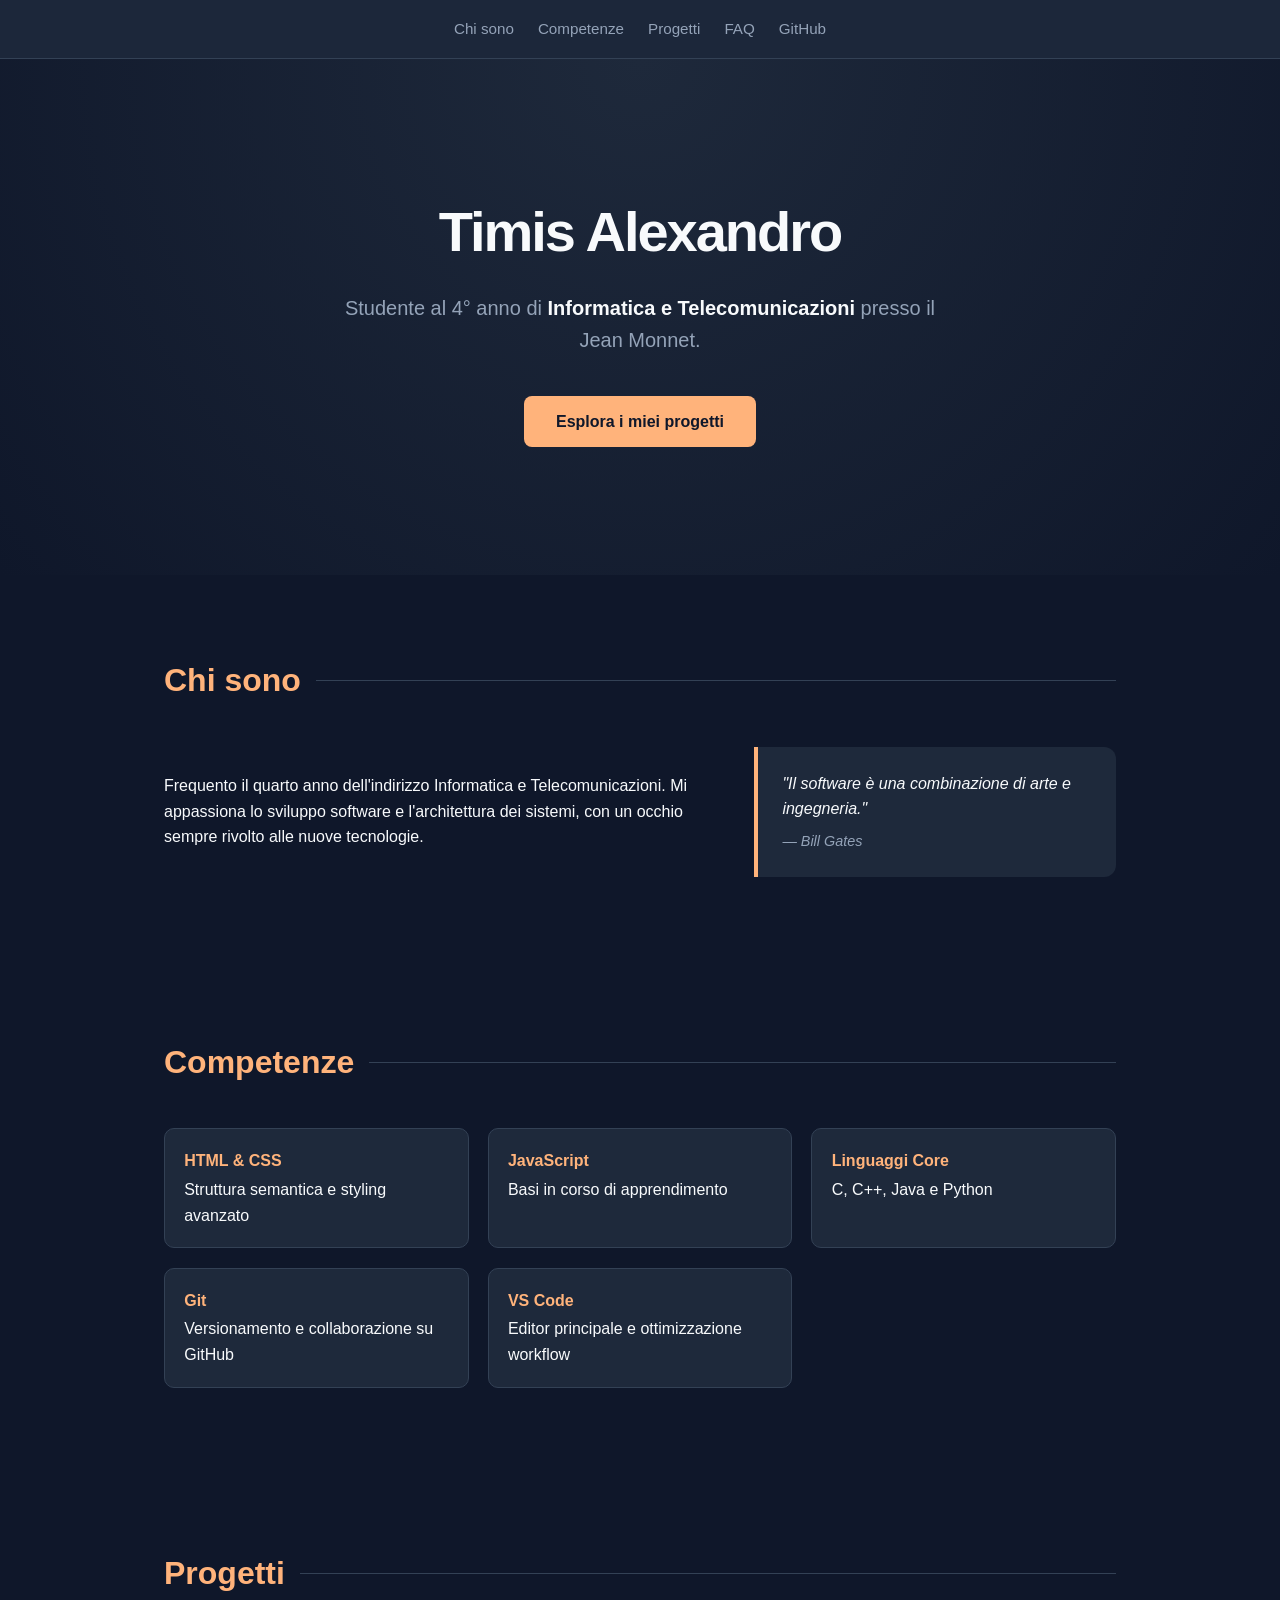
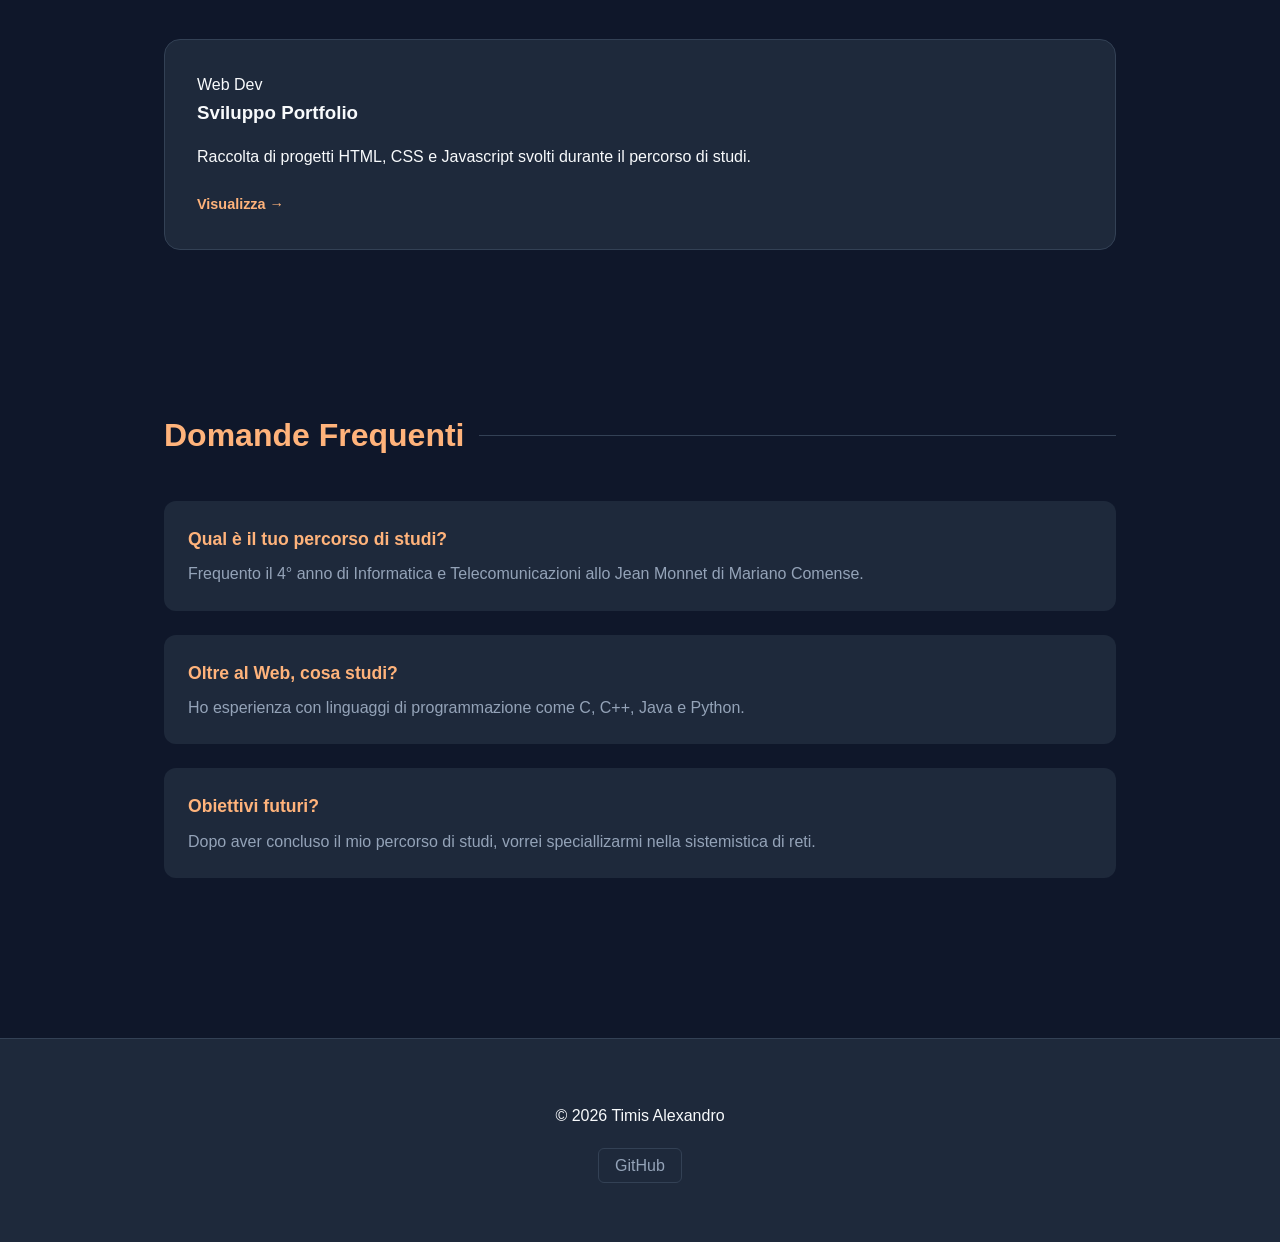
<file: index.html>
<!DOCTYPE html>
<html lang="it">
<head>
    <meta charset="UTF-8">
    <meta name="viewport" content="width=device-width, initial-scale=1.0">
    <link rel="stylesheet" href="style.css">
    <title>Portfolio | Timis Alexandro</title>
</head>
<body>

    <nav id="nav-principale">
        <div class="nav-container">
            <ul>
                <li><a href="#about" class="nav-link">Chi sono</a></li>
                <li><a href="#competenze" class="nav-link">Competenze</a></li>
                <li><a href="#progetti" class="nav-link">Progetti</a></li>
                <li><a href="#faq" class="nav-link">FAQ</a></li>
                <li><a href="https://github.com/simitprog" class="nav-link">GitHub</a></li>
            </ul>
        </div>
    </nav>

    <header class="hero">
        <div class="hero-content">
            <h1>Timis Alexandro</h1>
            <p class="hero-intro">
                Studente al 4° anno di <strong>Informatica e Telecomunicazioni</strong> presso il Jean Monnet.
            </p>
            <a href="#progetti" class="btn">Esplora i miei progetti</a>
        </div>
    </header>

    <main class="container">
        <section id="about" class="sezione">
            <h2>Chi sono</h2>
            <div class="about-grid">
                <div class="text">
                    <p>Frequento il quarto anno dell'indirizzo Informatica e Telecomunicazioni. Mi appassiona lo sviluppo software e l'architettura dei sistemi, con un occhio sempre rivolto alle nuove tecnologie.</p>
                </div>
                <blockquote>
                    <p>"Il software è una combinazione di arte e ingegneria."</p>
                    <footer>— Bill Gates</footer>
                </blockquote>
            </div>
        </section>

        <section id="competenze" class="sezione">
            <h2>Competenze</h2>
            <ul class="lista-competenze">
                <li><span>HTML & CSS</span> Struttura semantica e styling avanzato</li>
                <li><span>JavaScript</span> Basi in corso di apprendimento</li>
                <li><span>Linguaggi Core</span> C, C++, Java e Python</li>
                <li><span>Git</span> Versionamento e collaborazione su GitHub</li>
                <li><span>VS Code</span> Editor principale e ottimizzazione workflow</li>
            </ul>
        </section>

        <section id="progetti" class="sezione">
            <h2>Progetti</h2>
            <div class="grid-progetti">
                <div class="card">
                    <div class="card-tag">Web Dev</div>
                    <h3>Sviluppo Portfolio</h3>
                    <p>Raccolta di progetti HTML, CSS e Javascript svolti durante il percorso di studi.</p>
                    <a href="cartellaBase/index.html" class="btn-small">Visualizza →</a>
                </div>
            </div>
        </section>

        <section id="faq" class="sezione">
            <h2>Domande Frequenti</h2>
            <div class="faq-container">
                <div class="faq-item">
                    <h3>Qual è il tuo percorso di studi?</h3>
                    <p>Frequento il 4° anno di Informatica e Telecomunicazioni allo Jean Monnet di Mariano Comense.</p>
                </div>
                <div class="faq-item">
                    <h3>Oltre al Web, cosa studi?</h3>
                    <p>Ho esperienza con linguaggi di programmazione come C, C++, Java e Python.</p>
                </div>
                <div class="faq-item">
                    <h3>Obiettivi futuri?</h3>
                    <p>Dopo aver concluso il mio percorso di studi, vorrei speciallizarmi nella sistemistica di reti.</p>
                </div>
            </div>
        </section>
    </main>

    <footer class="footer-principale">
        <p>&copy; 2026 Timis Alexandro</p>
        <div class="footer-socials">
            <a href="https://github.com/simitprog" class="footer-link">GitHub</a>
        </div>
    </footer>

</body>
</html>
</file>
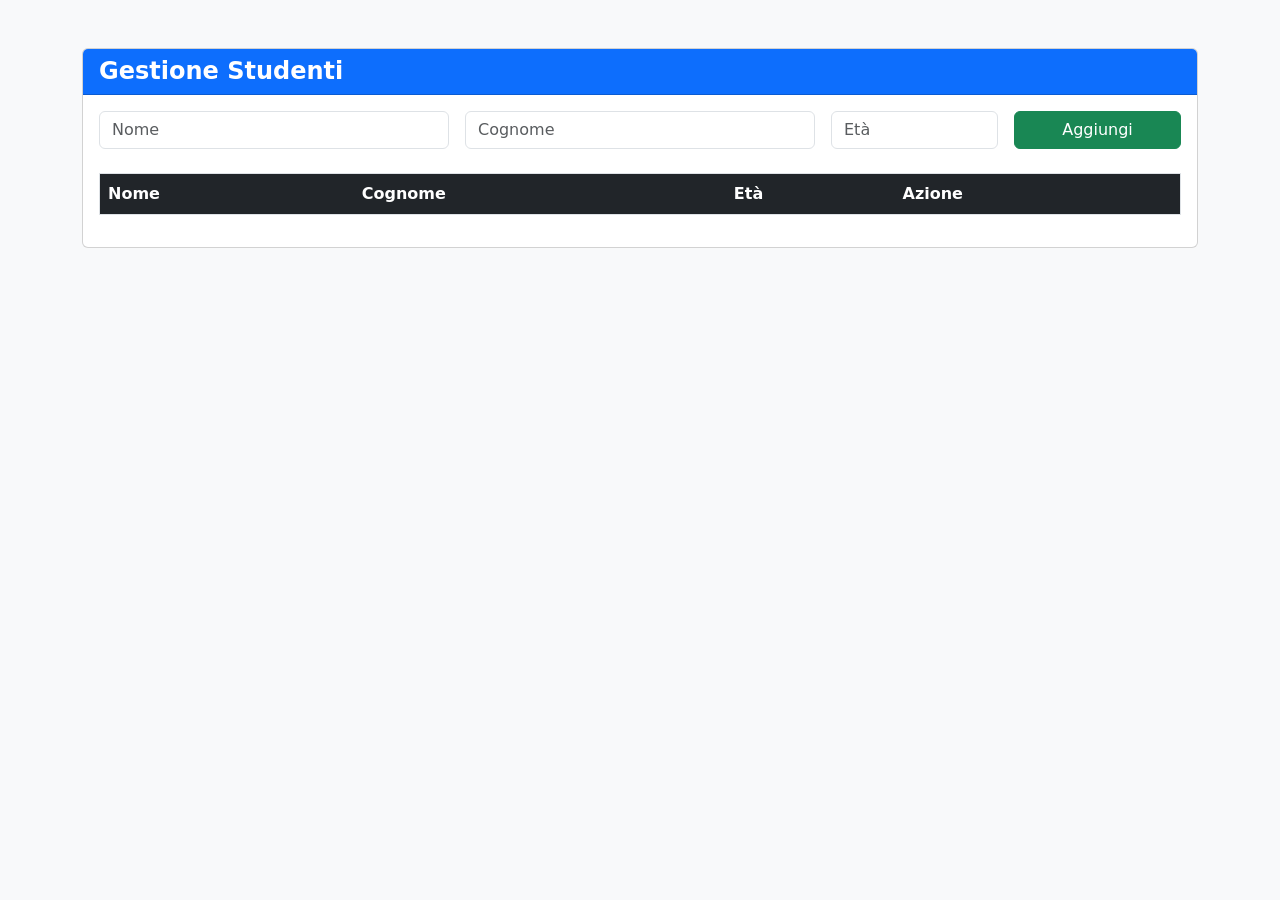
<file: Es1Bootstrap/index.html>
<!DOCTYPE html>
<html lang="it">
<head>
    <meta charset="UTF-8">
    <meta name="viewport" content="width=device-width, initial-scale=1.0">
    <title>Gestione Studenti</title>
    <link href="https://cdn.jsdelivr.net/npm/bootstrap@5.3.0/dist/css/bootstrap.min.css" rel="stylesheet">
    <link rel="stylesheet" href="style.css">
</head>
<body>

    <div class="container mt-5">
        <div class="card">
            <div class="card-header bg-primary text-white">
                <h2 class="mb-0">Gestione Studenti</h2>
            </div>
            <div class="card-body">
                <div class="row g-3 mb-4">
                    <div class="col-md-4">
                        <input type="text" id="nome" class="form-control" placeholder="Nome">
                    </div>
                    <div class="col-md-4">
                        <input type="text" id="cognome" class="form-control" placeholder="Cognome">
                    </div>
                    <div class="col-md-2">
                        <input type="number" id="eta" class="form-control" placeholder="Età">
                    </div>
                    <div class="col-md-2">
                        <button id="btnAggiungi" class="btn btn-success w-100">Aggiungi</button>
                    </div>
                </div>

                <table class="table table-striped border">
                    <thead class="table-dark">
                        <tr>
                            <th>Nome</th>
                            <th>Cognome</th>
                            <th>Età</th>
                            <th>Azione</th>
                        </tr>
                    </thead>
                    <tbody id="corpoTabella">
                    </tbody>
                </table>
            </div>
        </div>
    </div>

    <script src="script.js"></script>
</body>
</html>
</file>
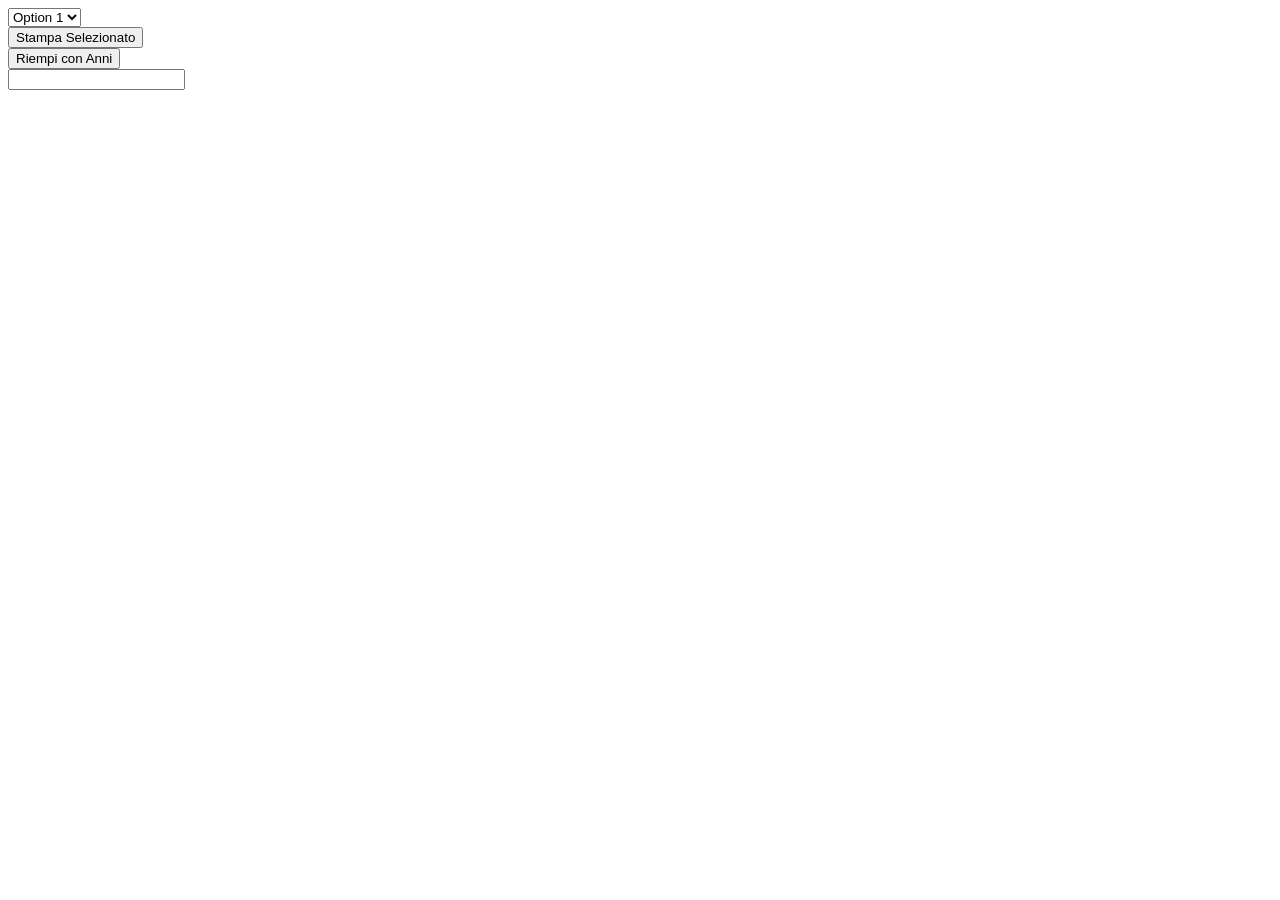
<file: esempiinpit2/index.html>
<!DOCTYPE html>

<html>
    <head>

    </head>

    <body>
        <select id="menu">
            <option value="1">Option 1</option>
            <option value="2">Option 2</option>
            <option value="3">Option 3</option>
        </select> <br>

        <button onclick="stampaSelezionato()">Stampa Selezionato</button> <br>
        <button onclick="riempiConAnni()">Riempi con Anni</button>        <br>

        <input type="text" id="textbox1">


        
        <script src="script.js"></script>
    </body>
</html>
</file>
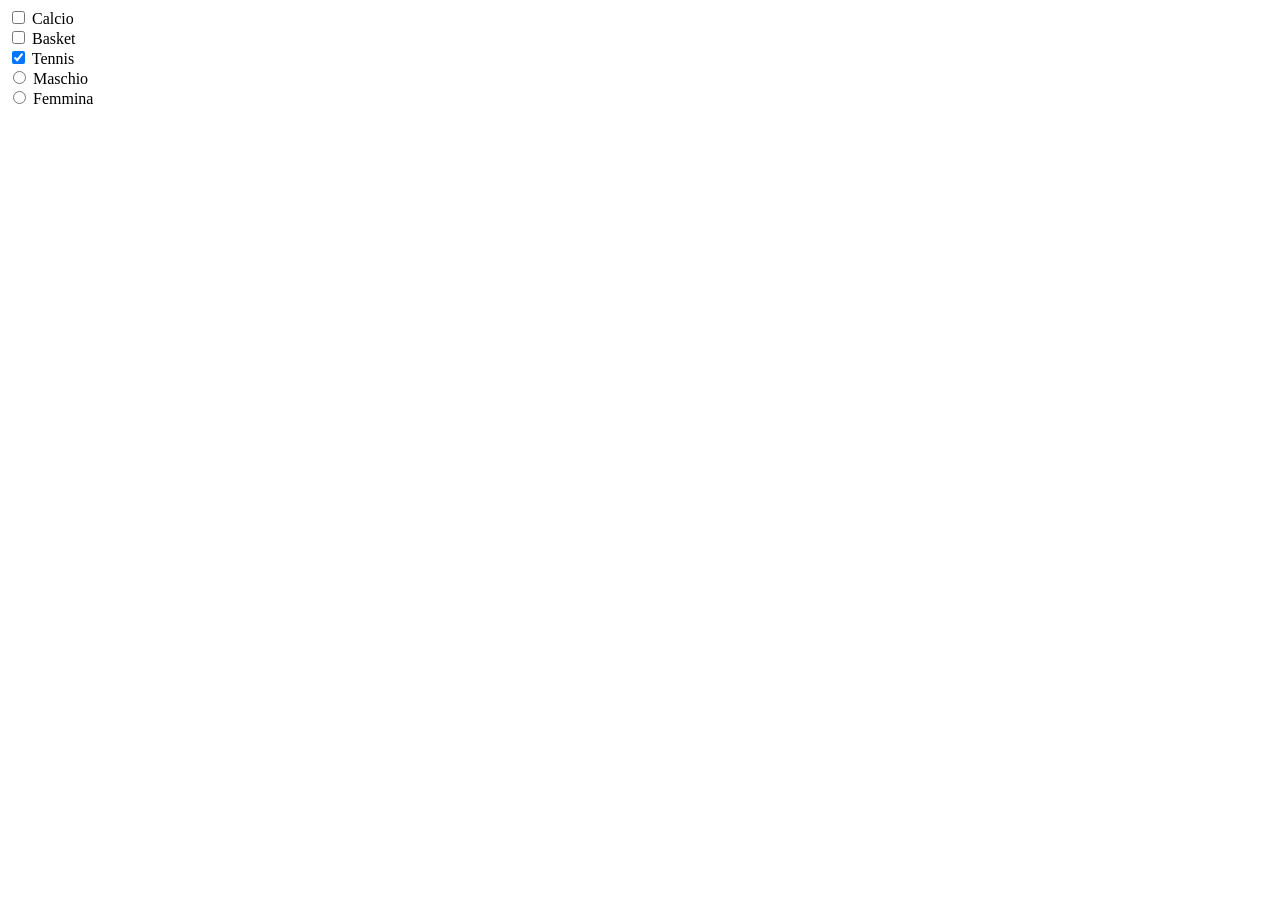
<file: esempiInput/index.html>
<!DOCTYPE html>

<html>
    <head>
        
    </head>

    <body>
        <!--CHECKBOX-->
        <input type="checkbox" class="hobby"  id="calcio" value="calcio">
        <label>Calcio</label> <br>

        <input type="checkbox" class="hobby" id="basket" value="basket">
        <label>Basket</label> <br>

        <input type="checkbox" class="hobby" id="tennis" value="tennis" checked>
        <label>Tennis</label> <br>

        <!--RADIO BUTTON-->
        <input type="radio" id="maschio" name="sesso" value="maschio">
        <label>Maschio</label> <br>
        <input type="radio" id="femmina" name="sesso" value="femmina">
        <label>Femmina</label> <br>

        <script src="script.js"></script>
    </body>
</html>
</file>
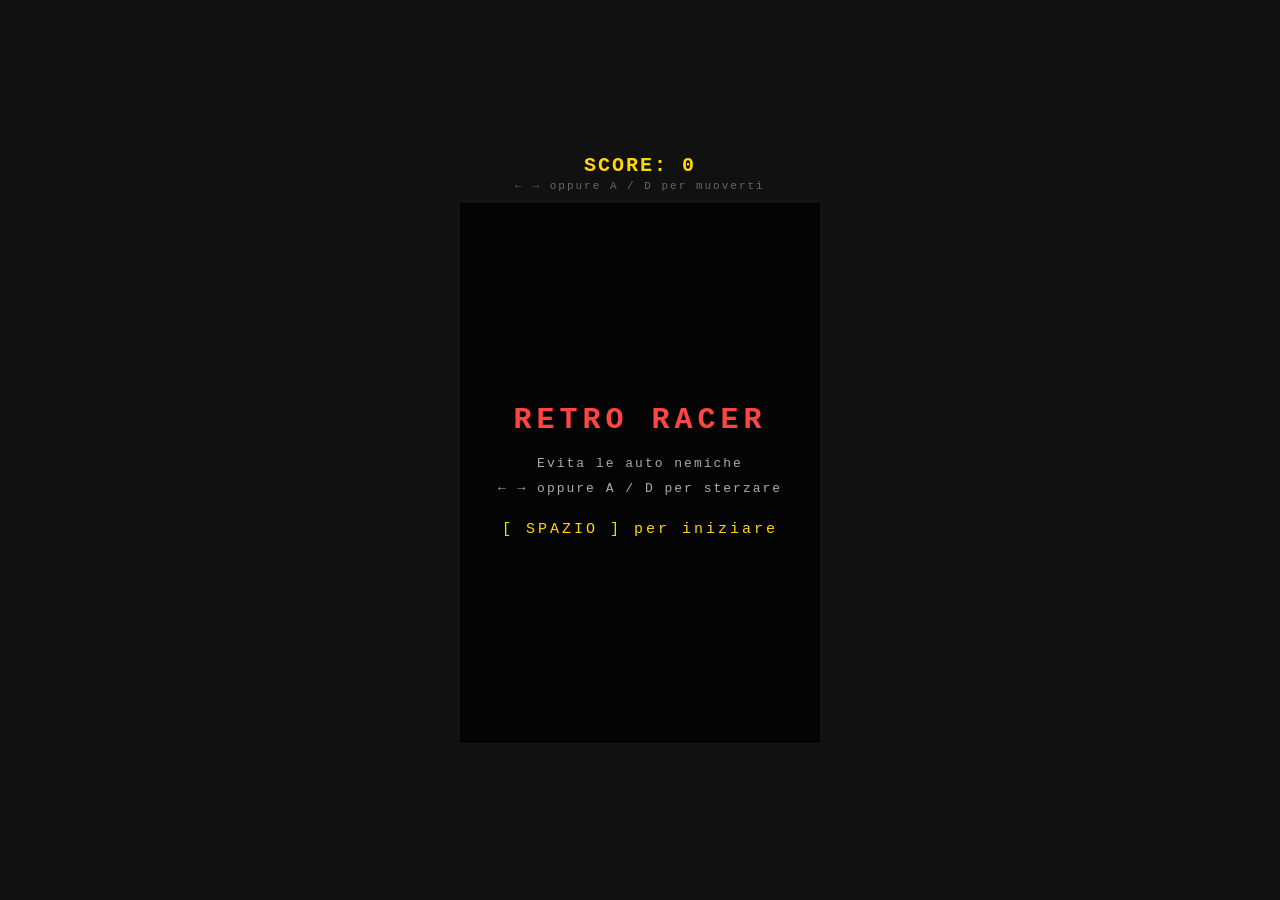
<file: gioco/index.html>
<!DOCTYPE html>
<html lang="it">
<head>
  <meta charset="UTF-8" />
  <title>RETRO RACER 🏎️</title>
  <style>
    * { margin: 0; padding: 0; box-sizing: border-box; }

    body {
      background: #111;
      display: flex;
      flex-direction: column;
      align-items: center;
      justify-content: center;
      min-height: 100vh;
      font-family: 'Courier New', monospace;
    }

    #ui {
      color: #fff;
      font-size: 14px;
      letter-spacing: 2px;
      margin-bottom: 8px;
      text-align: center;
    }

    #scoreLabel {
      font-size: 20px;
      font-weight: bold;
      color: #FFD700;
    }

    canvas {
      border: 3px solid #555;
      display: block;
    }

    /* Overlay iniziale / game over */
    #overlay {
      position: absolute;
      top: 0; left: 0;
      width: 100%; height: 100%;
      background: rgba(0, 0, 0, 0.78);
      display: flex;
      flex-direction: column;
      align-items: center;
      justify-content: center;
      color: #fff;
      font-family: 'Courier New', monospace;
      pointer-events: none;
    }

    #overlay h1 {
      font-size: 30px;
      color: #FF4444;
      letter-spacing: 5px;
      margin-bottom: 14px;
    }

    #overlay p {
      font-size: 13px;
      color: #aaa;
      letter-spacing: 2px;
      margin: 5px 0;
    }

    #overlay .cta {
      color: #FFD700;
      margin-top: 20px;
      font-size: 15px;
      letter-spacing: 3px;
    }

    /* il canvas wrapper deve essere position:relative per l'overlay */
    .wrapper {
      position: relative;
      display: inline-block;
    }
  </style>
</head>
<body>

  <!-- ── HUD ── -->
  <div id="ui">
    <div id="scoreLabel">SCORE: <span id="scoreVal">0</span></div>
    <div style="font-size:11px; color:#666; margin-top:3px;">← → oppure A / D per muoverti</div>
  </div>

  <!-- ── Canvas + Overlay ── -->
  <div class="wrapper">
    <canvas id="c" width="360" height="540"></canvas>

    <div id="overlay">
      <h1>RETRO RACER</h1>
      <p>Evita le auto nemiche</p>
      <p>← → oppure A / D per sterzare</p>
      <p class="cta">[ SPAZIO ] per iniziare</p>
    </div>
  </div>

  <script>
    /* ════════════════════════════════════════════
       RETRO RACER — endless top-down arcade racer
       ════════════════════════════════════════════ */

    const canvas  = document.getElementById('c');
    const ctx     = canvas.getContext('2d');
    const overlay = document.getElementById('overlay');
    const scoreEl = document.getElementById('scoreVal');

    const W = canvas.width;   // 360
    const H = canvas.height;  // 540

    // ── Limiti della carreggiata ──
    const ROAD_LEFT  = 30;
    const ROAD_RIGHT = W - 30;
    const ROAD_W     = ROAD_RIGHT - ROAD_LEFT;

    // ── Dimensioni veicoli ──
    const PLAYER_W = 32;
    const PLAYER_H = 52;
    const ENEMY_W  = 32;
    const ENEMY_H  = 52;

    // ── Costanti gameplay ──
    const PLAYER_SPEED  = 5;
    const DASH_H        = 40;   // altezza trattino centrale
    const DASH_GAP      = 30;   // spazio tra trattini
    const ENEMY_COUNT   = 3;    // auto nemiche contemporanee

    // ── Corsie disponibili per i nemici (3) ──
    const lanes = [
      ROAD_LEFT + 20,
      ROAD_LEFT + ROAD_W / 2 - ENEMY_W / 2,
      ROAD_RIGHT - ENEMY_W - 20
    ];

    // ── Stato globale ──
    let score      = 0;
    let running    = false;
    let enemySpeed = 3;
    let dashOffset = 0;
    let animId     = null;

    let player  = { x: 0, y: 0 };
    let enemies = [];

    // ── Input ──
    const keys = {};
    document.addEventListener('keydown', e => {
      keys[e.key] = true;
      // Spazio → avvia o riavvia
      if (e.key === ' ') startGame();
    });
    document.addEventListener('keyup', e => { keys[e.key] = false; });

    /* ── Crea un nemico in posizione casuale ─────────────── */
    function spawnEnemy(index) {
      const lane = lanes[Math.floor(Math.random() * lanes.length)];
      return {
        x: lane,
        y: -ENEMY_H - Math.random() * 200,           // parte sopra lo schermo
        color: index % 2 === 0 ? '#4488FF' : '#FFCC00'
      };
    }

    /* ── Inizializza tutti i nemici ──────────────────────── */
    function resetEnemies() {
      enemies = [];
      for (let i = 0; i < ENEMY_COUNT; i++) {
        enemies.push(spawnEnemy(i));
      }
    }

    /* ── Avvia / riavvia il gioco ─────────────────────────── */
    function startGame() {
      score       = 0;
      enemySpeed  = 3;
      dashOffset  = 0;
      scoreEl.textContent = '0';

      // Posiziona player al centro in basso
      player.x = W / 2 - PLAYER_W / 2;
      player.y = H - 80;

      resetEnemies();

      overlay.style.display = 'none';
      running = true;

      if (animId) cancelAnimationFrame(animId);
      loop();
    }

    /* ── Collisione AABB ─────────────────────────────────── */
    function collides(ax, ay, aw, ah, bx, by, bw, bh) {
      return ax < bx + bw &&
             ax + aw > bx &&
             ay < by + bh &&
             ay + ah > by;
    }

    /* ── Disegna lo sfondo (erba) ───────────────────────── */
    function drawBackground() {
      ctx.fillStyle = '#1a3a1a';
      ctx.fillRect(0, 0, ROAD_LEFT, H);
      ctx.fillRect(ROAD_RIGHT, 0, W - ROAD_RIGHT, H);
    }

    /* ── Disegna la strada con bordi e linea centrale ─────── */
    function drawRoad() {
      // Asfalto
      ctx.fillStyle = '#2a2a2a';
      ctx.fillRect(ROAD_LEFT, 0, ROAD_W, H);

      // Bordi bianchi
      ctx.fillStyle = '#ffffff';
      ctx.fillRect(ROAD_LEFT,     0, 4, H);
      ctx.fillRect(ROAD_RIGHT - 4, 0, 4, H);

      // Linea tratteggiata centrale (si muove verso il basso)
      ctx.fillStyle = '#888888';
      const period = DASH_H + DASH_GAP;
      const start  = (dashOffset % period) - DASH_H;
      for (let y = start; y < H; y += period) {
        ctx.fillRect(W / 2 - 2, y, 4, DASH_H);
      }
    }

    /* ── Disegna un'auto generica ─────────────────────────── */
    function drawCar(x, y, w, h, bodyColor, windowColor) {
      // Carrozzeria principale
      ctx.fillStyle = bodyColor;
      ctx.fillRect(x, y, w, h);

      // Lunotto / abitacolo
      ctx.fillStyle = windowColor;
      ctx.fillRect(x + 5, y + 10, w - 10, h - 22);

      // Fari anteriori (in basso)
      ctx.fillStyle = '#FFFFAA';
      ctx.fillRect(x + 3,      y + h - 8, 8, 5);
      ctx.fillRect(x + w - 11, y + h - 8, 8, 5);

      // Fanali posteriori (in alto) — rossi
      ctx.fillStyle = '#FF4444';
      ctx.fillRect(x + 3,      y + 3, 8, 4);
      ctx.fillRect(x + w - 11, y + 3, 8, 4);
    }

    /* ── Disegna il player ────────────────────────────────── */
    function drawPlayer() {
      drawCar(player.x, player.y, PLAYER_W, PLAYER_H, '#CC2222', '#881111');
    }

    /* ── Disegna tutti i nemici ───────────────────────────── */
    function drawEnemies() {
      for (const e of enemies) {
        const win = e.color === '#4488FF' ? '#224488' : '#886600';
        drawCar(e.x, e.y, ENEMY_W, ENEMY_H, e.color, win);
      }
    }

    /* ── Game Over ────────────────────────────────────────── */
    function endGame() {
      running = false;
      overlay.innerHTML = `
        <h1>GAME OVER</h1>
        <p>Punteggio finale</p>
        <p style="color:#FFD700; font-size:26px; margin-top:8px;">${score}</p>
        <p class="cta" style="margin-top:20px; color:#FFD700; font-size:15px; letter-spacing:3px;">
          [ SPAZIO ] per riprovare
        </p>
      `;
      overlay.style.display = 'flex';
    }

    /* ══════════════════════════════════════════════
       LOOP PRINCIPALE
       ══════════════════════════════════════════════ */
    function loop() {
      if (!running) return;

      /* 1) INPUT — muovi il player */
      if ((keys['ArrowLeft']  || keys['a'] || keys['A']) && player.x > ROAD_LEFT + 2) {
        player.x -= PLAYER_SPEED;
      }
      if ((keys['ArrowRight'] || keys['d'] || keys['D']) && player.x + PLAYER_W < ROAD_RIGHT - 2) {
        player.x += PLAYER_SPEED;
      }

      /* 2) AGGIORNA TRATTINI stradali */
      dashOffset += enemySpeed;

      /* 3) AGGIORNA NEMICI */
      for (let i = 0; i < enemies.length; i++) {
        enemies[i].y += enemySpeed;

        // Uscito dal fondo → punto + respawn
        if (enemies[i].y > H) {
          score++;
          scoreEl.textContent = score;

          // Incremento difficoltà ogni 10 punti (max velocità 12)
          if (score % 10 === 0 && enemySpeed < 12) {
            enemySpeed += 0.5;
          }

          enemies[i] = spawnEnemy(i);
          continue;
        }

        /* 4) COLLISIONE con player → fine partita */
        if (collides(player.x, player.y, PLAYER_W, PLAYER_H,
                     enemies[i].x, enemies[i].y, ENEMY_W, ENEMY_H)) {
          endGame();
          return;
        }
      }

      /* 5) DISEGNA frame */
      ctx.clearRect(0, 0, W, H);
      drawBackground();
      drawRoad();
      drawEnemies();
      drawPlayer();

      /* 6) PROSSIMO frame */
      animId = requestAnimationFrame(loop);
    }

  </script>
</body>
</html>
</file>
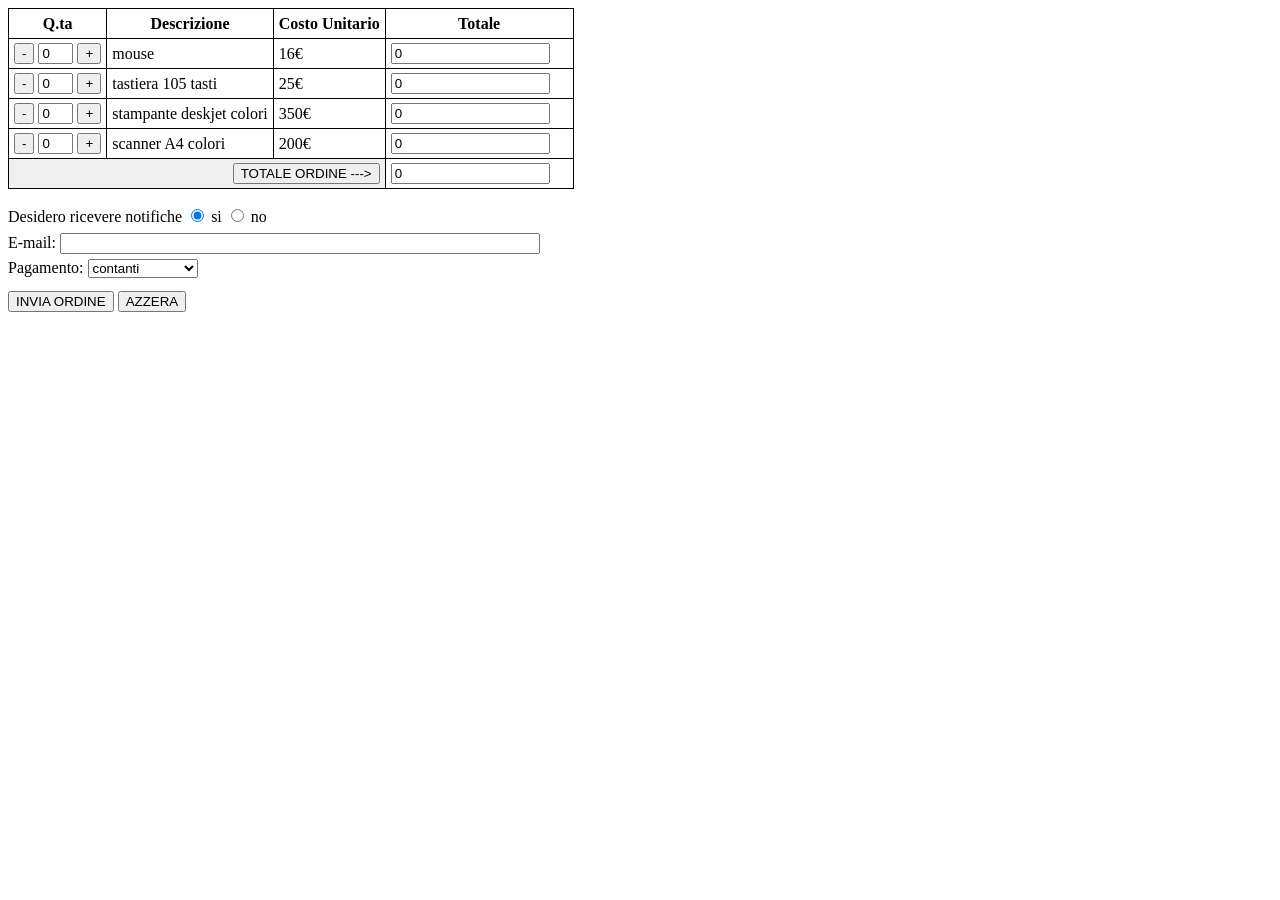
<file: ordine/index.html>
<!DOCTYPE html>
<html lang="it">
<head>
    <meta charset="UTF-8">
    <link rel="stylesheet" href="style.css">
</head>
<body>
    <table>
        <thead>
            <tr>
                <th>Q.ta</th>
                <th>Descrizione</th>
                <th>Costo Unitario</th>
                <th>Totale</th>
            </tr>
        </thead>
        <tbody id="corpo-tabella">
            </tbody>
        <tfoot>
            <tr>
                <td colspan="3" class="tab-footer">
                    <button onclick="calcola()">TOTALE ORDINE ---></button>
                </td>
                <td><input type="text" id="totale-ordine" value="0" readonly></td>
            </tr>
        </tfoot>
    </table>

    <div class="controlli-extra">
        Desidero ricevere notifiche 
        <input type="radio" name="notifiche" value="si" checked> si
        <input type="radio" name="notifiche" value="no"> no
        <br>
        E-mail: <input type="text" id="email">
        <br>
        Pagamento:
        <select id="pagamento">
            <option value="contanti">contanti</option>
            <option value="carta di credito">carta di credito</option>
            <option value="bonifico">bonifico</option>
        </select>
    </div>

    <div class="pulsanti-finali">
        <button onclick="invia()">INVIA ORDINE</button>
        <button onclick="azzera()">AZZERA</button>
    </div>

    <div id="mex" style="color:red; margin-top:10px;"></div>

    <script src="script.js"></script>
</body>
</html>
</file>
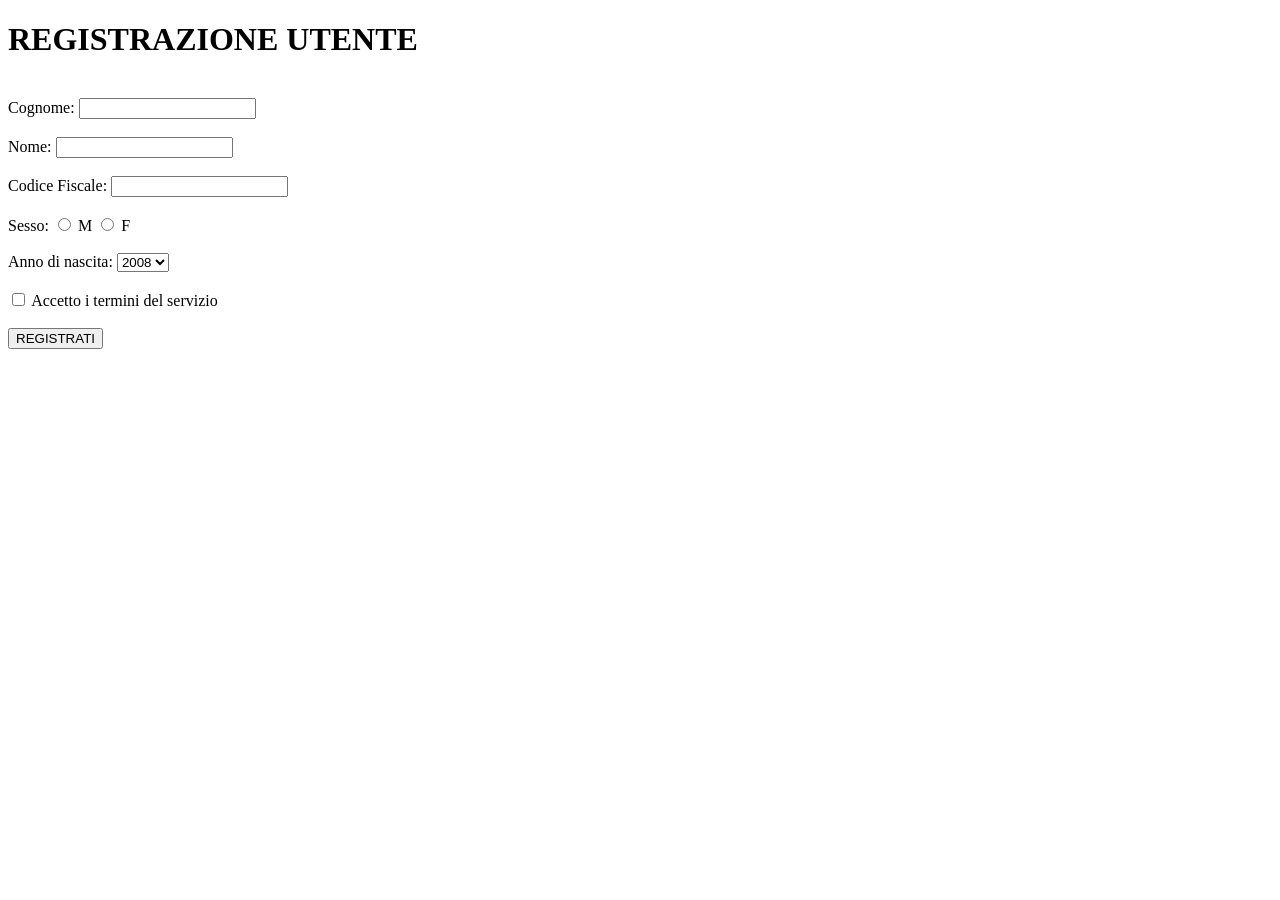
<file: registrazioneSitoBase/index.html>
<!DOCTYPE html>
<html lang="it">
    <head>
        <meta charset="UTF-8">
        <title>Form di Registrazione</title>
    </head>
    
    <body>

        <h1 style="font-weight: bold;">REGISTRAZIONE UTENTE</h1>
        <br>

        <label>Cognome: </label>
        <input type="text" id="textBoxCognome"> <br><br>

        <label>Nome: </label>
        <input type="text" id="textBoxNome"> <br><br>

        <label>Codice Fiscale: </label>
        <input type="text" id="textCodiceFiscale" maxlength="16"> <br><br>

        <label>Sesso: </label>
        <input type="radio" name="radioSesso" id="radioM" value="M"> M
        <input type="radio" name="radioSesso" id="radioF" value="F"> F 
        <br><br>

        <label>Anno di nascita: </label>
        <select id="comboAnno"></select>
        <br><br>

        <input type="checkbox" id="chk1">
        <label for="chk1">Accetto i termini del servizio</label>
        <br><br>

        <button type="button" onclick="gestisciRegistrazione()">REGISTRATI</button>

        <p id="messaggioRisposta"></p>

        <script src="script.js"></script>
    </body>
</html>
</file>
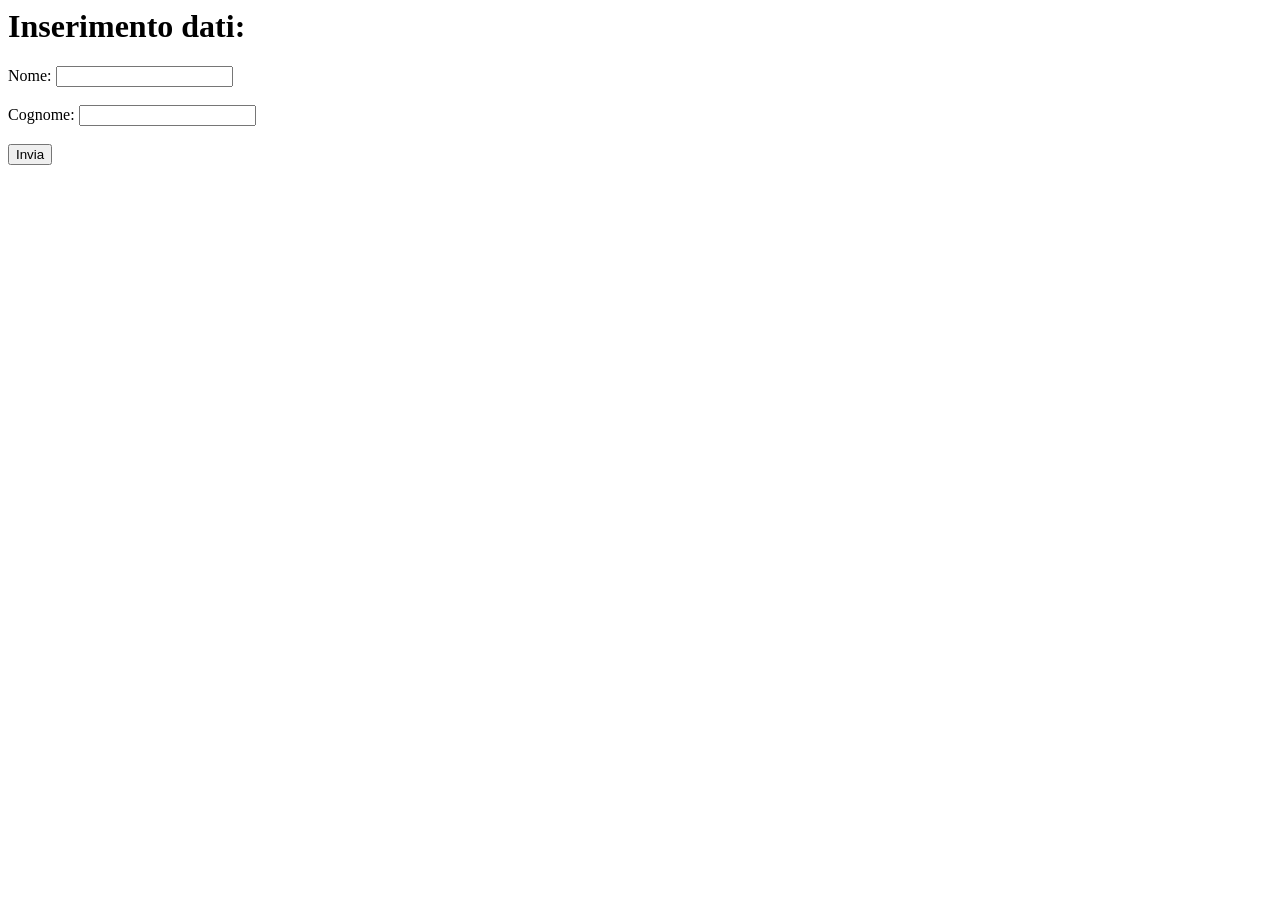
<file: cookiesEsempio/pagina1.html>
<html>
    <head>
        <title>Pagina 1</title>
    </head>

    <body>
        <h1>Inserimento dati:</h1>
        Nome: <input type="text" id="nome"><br><br>
        Cognome: <input type="text" id="cognome"><br><br>
        <button onclick="salvaDati()">Invia</button>
        <script src="script.js"></script>
    </body>
</html>
</file>
<file: style.css>
:root {
    --bg-dark: #0f172a;
    --bg-card: #1e293b; 
    --accent: #ffb37b;
    --text-main: #f8fafc;
    --text-muted: #94a3b8;
    --border: #334155;
    --transition: all 0.3s ease;
}

*, *::before, *::after {
    box-sizing: border-box;
    margin: 0;
    padding: 0;
}

html {
    scroll-behavior: smooth;
}

body {
    font-family: 'Inter', -apple-system, BlinkMacSystemFont, 'Segoe UI', Roboto, sans-serif;
    line-height: 1.6;
    color: var(--text-main);
    background-color: var(--bg-dark);
}

.container {
    max-width: 1000px;
    margin: 0 auto;
    padding: 0 1.5rem;
}

#nav-principale {
    background-color: rgba(30, 41, 59, 0.95);
    backdrop-filter: blur(10px);
    padding: 1rem 0;
    position: sticky;
    top: 0;
    z-index: 1000;
    border-bottom: 1px solid var(--border);
}

.nav-container {
    max-width: 1000px;
    margin: 0 auto;
    display: flex;
    justify-content: space-between;
    align-items: center;
    padding: 0 1.5rem;
}

.logo {
    font-weight: 800;
    font-size: 1.4rem;
    color: var(--accent);
}

#nav-principale ul {
    list-style: none;
    display: flex;
    gap: 1.5rem;
    justify-content: center;
    width: 100%;
}

.nav-link {
    color: var(--text-muted);
    text-decoration: none;
    font-size: 0.95rem;
    font-weight: 500;
    transition: var(--transition);
}

.nav-link:hover {
    color: var(--accent);
}

.hero {
    padding: 8rem 1.5rem;
    text-align: center;
    background: radial-gradient(circle at top, #1e293b 0%, #0f172a 100%);
}

.hero h1 {
    font-size: 3.5rem;
    margin-bottom: 1rem;
    letter-spacing: -2px;
}

.hero-intro {
    font-size: 1.25rem;
    color: var(--text-muted);
    max-width: 600px;
    margin: 0 auto 2.5rem;
}

.hero-intro strong {
    color: var(--text-main);
}

.btn {
    display: inline-block;
    background-color: var(--accent);
    color: var(--bg-dark);
    text-decoration: none;
    padding: 0.8rem 2rem;
    border-radius: 8px;
    font-weight: 700;
    transition: var(--transition);
}

.btn:hover {
    transform: translateY(-3px);
    box-shadow: 0 10px 20px rgba(255, 179, 123, 0.2);
    background-color: var(--text-main);
}

.sezione {
    padding: 5rem 0;
}

h2 {
    font-size: 2rem;
    color: var(--accent);
    margin-bottom: 2.5rem;
    display: flex;
    align-items: center;
    gap: 15px;
}

h2::after {
    content: "";
    flex: 1;
    height: 1px;
    background: var(--border);
}

.about-grid {
    display: grid;
    grid-template-columns: 1.5fr 1fr;
    gap: 3rem;
    align-items: center;
}

blockquote {
    border-left: 4px solid var(--accent);
    padding: 1.5rem;
    background: var(--bg-card);
    border-radius: 0 12px 12px 0;
    font-style: italic;
}

blockquote footer {
    margin-top: 0.5rem;
    color: var(--text-muted);
    font-size: 0.9rem;
}

.lista-competenze {
    list-style: none;
    display: grid;
    grid-template-columns: repeat(auto-fit, minmax(280px, 1fr));
    gap: 1.2rem;
}

.lista-competenze li {
    background: var(--bg-card);
    padding: 1.2rem;
    border: 1px solid var(--border);
    border-radius: 10px;
    transition: var(--transition);
}

.lista-competenze li:hover {
    border-color: var(--accent);
}

.lista-competenze li span {
    color: var(--accent);
    font-weight: 600;
    display: block;
    margin-bottom: 0.2rem;
}

.grid-progetti {
    display: grid;
    grid-template-columns: repeat(auto-fit, minmax(300px, 1fr));
    gap: 2rem;
}

.card {
    background-color: var(--bg-card);
    padding: 2rem;
    border-radius: 16px;
    border: 1px solid var(--border);
    transition: var(--transition);
}

.card:hover {
    transform: scale(1.02);
    border-color: var(--accent);
}

.card h3 {
    margin-bottom: 1rem;
    color: var(--text-main);
}

.btn-small {
    display: inline-block;
    margin-top: 1.5rem;
    color: var(--accent);
    text-decoration: none;
    font-weight: bold;
    font-size: 0.9rem;
}

.btn-small:hover {
    text-decoration: underline;
}

.faq-container {
    display: flex;
    flex-direction: column;
    gap: 1.5rem;
}

.faq-item {
    background: var(--bg-card);
    padding: 1.5rem;
    border-radius: 12px;
}

.faq-item h3 {
    color: var(--accent);
    font-size: 1.1rem;
    margin-bottom: 0.5rem;
}

.faq-item p {
    color: var(--text-muted);
}

.footer-principale {
    background: var(--bg-card);
    padding: 4rem 0;
    text-align: center;
    border-top: 1px solid var(--border);
    margin-top: 5rem;
}

.footer-socials {
    margin-top: 1.5rem;
}

.footer-link {
    color: var(--text-muted);
    text-decoration: none;
    padding: 0.5rem 1rem;
    border: 1px solid var(--border);
    border-radius: 6px;
    transition: var(--transition);
}

.footer-link:hover {
    color: var(--accent);
    border-color: var(--accent);
}

@media (max-width: 768px) {
    .hero h1 { font-size: 2.5rem; }
    .about-grid { grid-template-columns: 1fr; }
    #nav-principale ul { display: none; }
}
</file>
<file: Es1Bootstrap/style.css>
body {
    background-color: #f8f9fa;
}

.card-header h2 {
    font-size: 1.5rem;
    font-weight: bold;
}

.table thead th {
    border-bottom: none;
}

.btn-danger {
    padding: 2px 12px;
}
</file>
<file: ordine/style.css>
table {
    border-collapse: collapse;
    border: 1px solid black;
}
th, td {
    border: 1px solid black;
    padding: 2px 5px;
    height: 25px;
}
input[type="number"], input[type="text"] {
    width: 90%;
    box-sizing: border-box;
}
.tab-footer {
    text-align: right;
    background-color: #f0f0f0;
}
.controlli-extra {
    margin-top: 15px;
    line-height: 1.6;
}
.pulsanti-finali {
    margin-top: 10px;
}

#email{
    max-width: 30rem;
}
</file>
